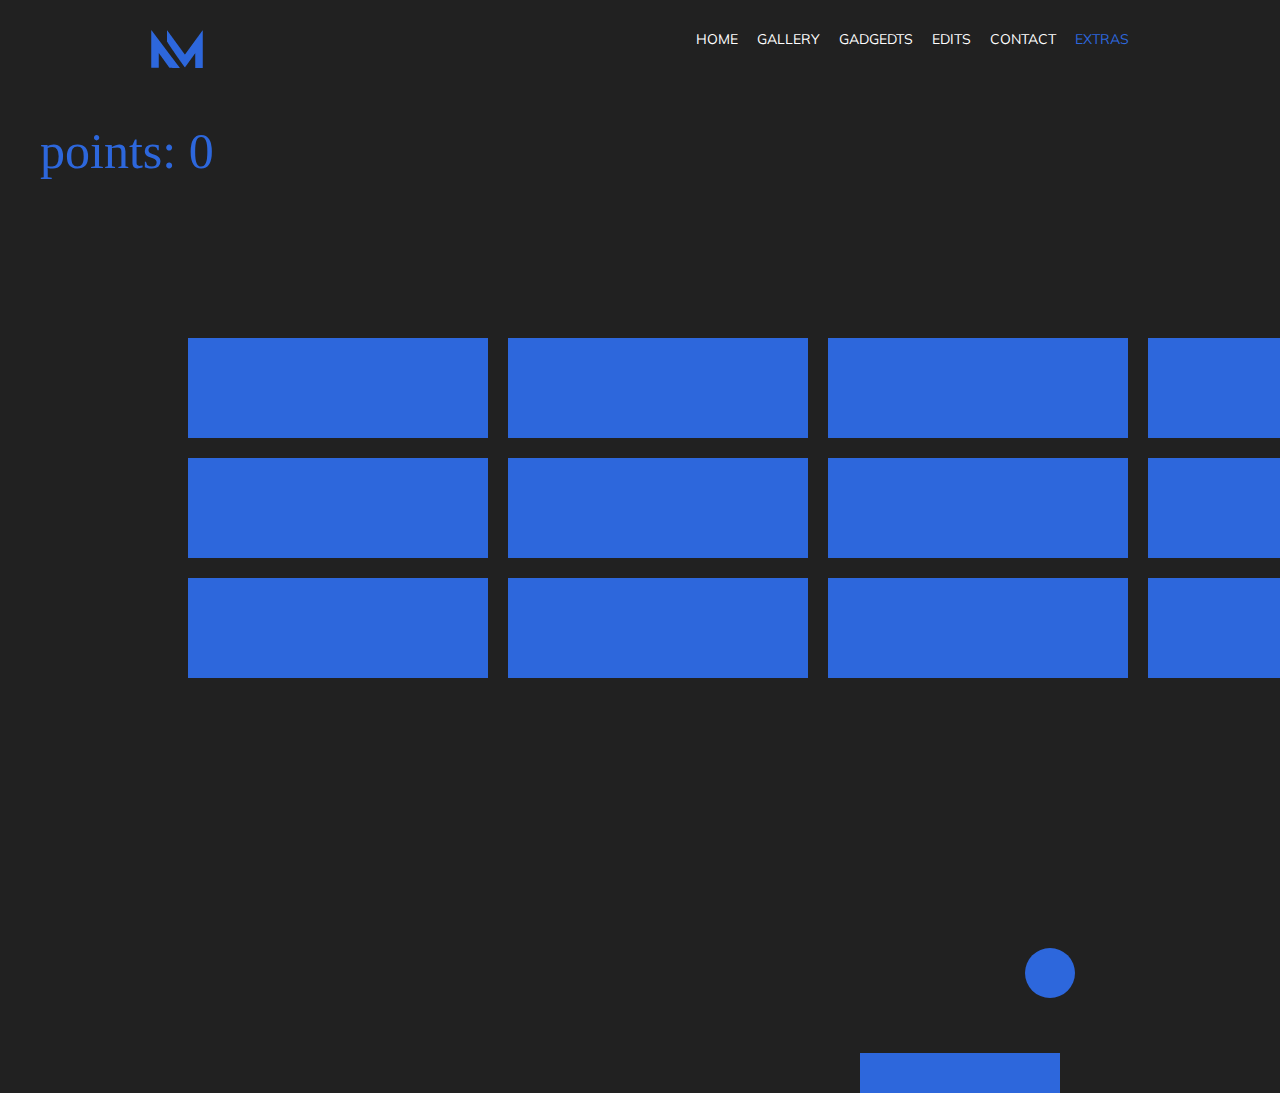
<file: bricks.html>
<!DOCTYPE html>
<html>
<head>
    <title>Portfolio</title>
    <meta charset="utf-8" />
    <link rel="stylesheet" type="text/css" href="layout/styles/bricks.css">
    <meta name="viewport" content="width=device-width, initial-scale=1.0, maximum-scale=1.0, user-scalable=no">
    <link href="layout/styles/layout.css" rel="stylesheet" type="text/css" media="all">
    <link href="https://fonts.googleapis.com/css?family=Muli|Sarabun:700" rel="stylesheet">
</head>
    
<body id="top">
  <div class="wrapper row1">
    <header id="header" class="hoc clear"> 
    
      <div id="logo" class="fl_left">
        <h1><a href="index.html"><img src="images/logo_hover.png"></a></h1>
      </div>
   
      <nav id="mainav" class="fl_right">
        <ul class="clear">
         <li class="inactive"><a href="index.html">Home</a></li>
          <li class="inactive"><a href="gallery.html">Gallery</a></li>
            <li class="inactive"><a href="gadgets.html">Gadgedts</a></li>
          <li class="inactive"><a href="edits.html">Edits</a></li>
            <li class="inactive"><a href="contact.html">Contact</a></li>
            <li class="active"><a href="extras.html">Extras</a></li>
        </ul>
      </nav>
      </header>
    </div>
        
<canvas id="mycanvas" width="1920" height="1005">
</canvas>
<script src="layout/scripts/bricks.js"></script>

<!-- JAVASCRIPTS -->
<script src="layout/scripts/jquery.min.js"></script>
<script src="layout/scripts/jquery.backtotop.js"></script>
<script src="layout/scripts/jquery.mobilemenu.js"></script>
</body>
</html>
</file>
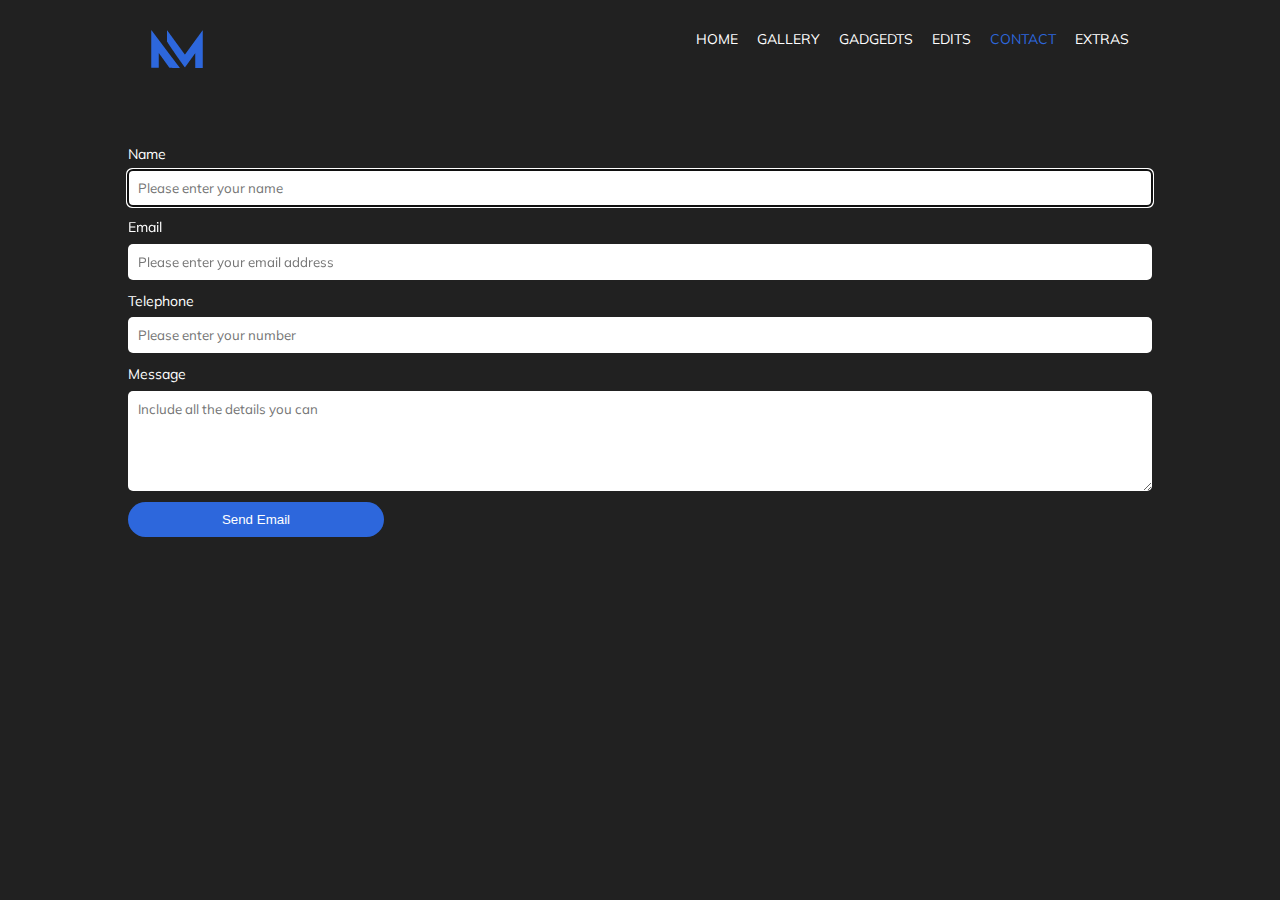
<file: contact.html>
<!DOCTYPE html>
<html>
<head>
    <title>Portfolio</title>
    <meta charset="utf-8" />
    <meta name="viewport" content="width=device-width, initial-scale=1.0, maximum-scale=1.0, user-scalable=no">
    <link href="layout/styles/layout.css" rel="stylesheet" type="text/css" media="all">
    <link href="https://fonts.googleapis.com/css?family=Muli|Sarabun:700" rel="stylesheet">
    <link href="layout/styles/contact-new.css" rel="stylesheet">
</head>

<body id="top">
  <div class="wrapper row1">
    <header id="header" class="hoc clear"> 
    
      <div id="logo" class="fl_left">
        <h1><a href="index.html"><img src="images/logo_hover.png"></a></h1>
      </div>
   
      <nav id="mainav" class="fl_right">
        <ul class="clear">
         <li class="inactive"><a href="index.html">Home</a></li>
          <li class="inactive"><a href="gallery.html">Gallery</a></li>
            <li class="inactive"><a href="gadgets.html">Gadgedts</a></li>
          <li class="inactive"><a href="edits.html">Edits</a></li>
            <li class="active"><a href="contact-new.html">Contact</a></li>
            <li class="inactive"><a href="extras.html">Extras</a></li>
        </ul>
      </nav>
      </header>
    </div>
	
	<div class="wrapper">
		<div id="main" style="padding:50px 0 0 0;">
		
		<!-- Form -->
		<form id="contact-form" action="/" method="post">
			<div>
				<label>
					<span>Name</span>
					<input placeholder="Please enter your name" type="text" tabindex="1" required autofocus>
				</label>
			</div>
			<div>
				<label>
					<span>Email</span>
					<input placeholder="Please enter your email address" type="email" tabindex="2" required>
				</label>
			</div>
			<div>
				<label>
					<span>Telephone</span>
					<input placeholder="Please enter your number" type="tel" tabindex="3" required>
				</label>
			</div>
			
			<div>
				<label>
					<span>Message</span>
					<textarea placeholder="Include all the details you can" tabindex="5" required></textarea>
				</label>
			</div>
			<div>
				<button name="submit" type="submit" id="contact-submit">Send Email</button>
			</div>
		</form>
		<!-- /Form -->
		
		</div>
	</div>

	<script src="layout/scripts/contact.js"></script>
	
</body>
</html>
</file>
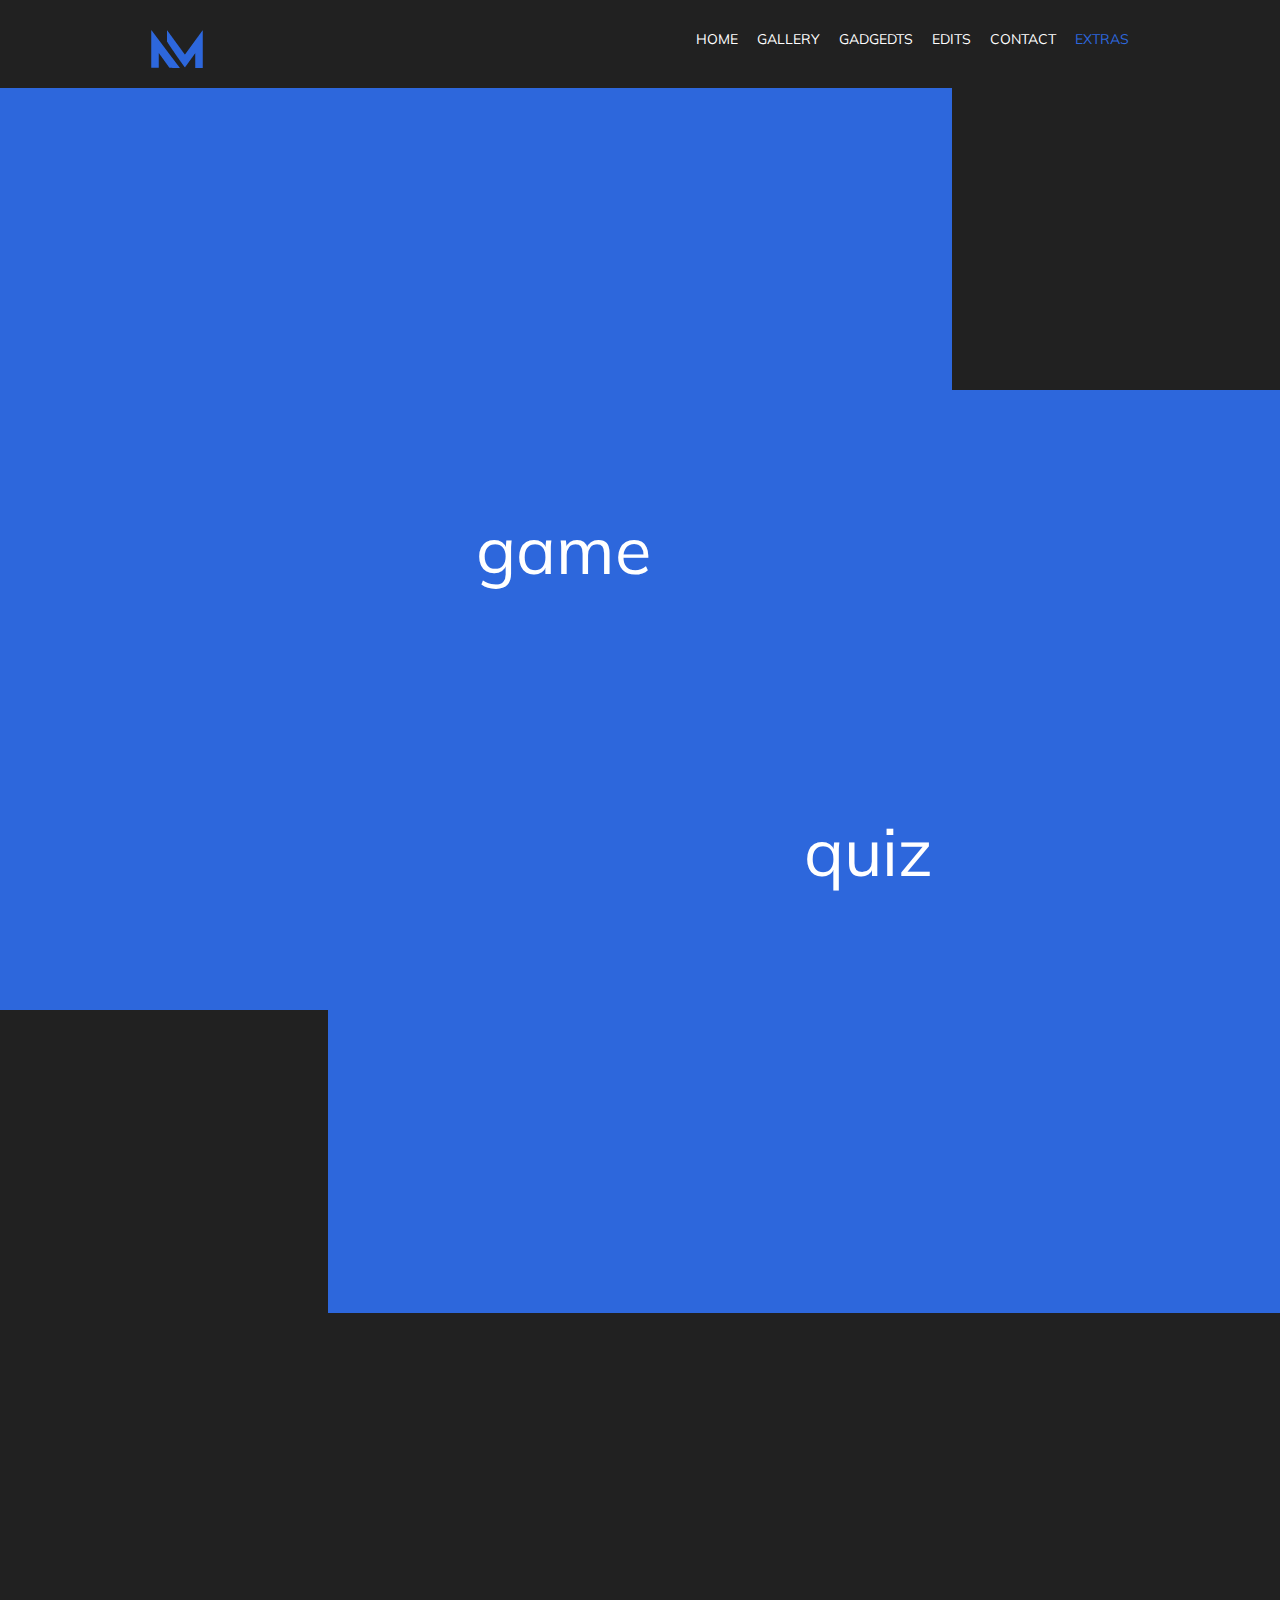
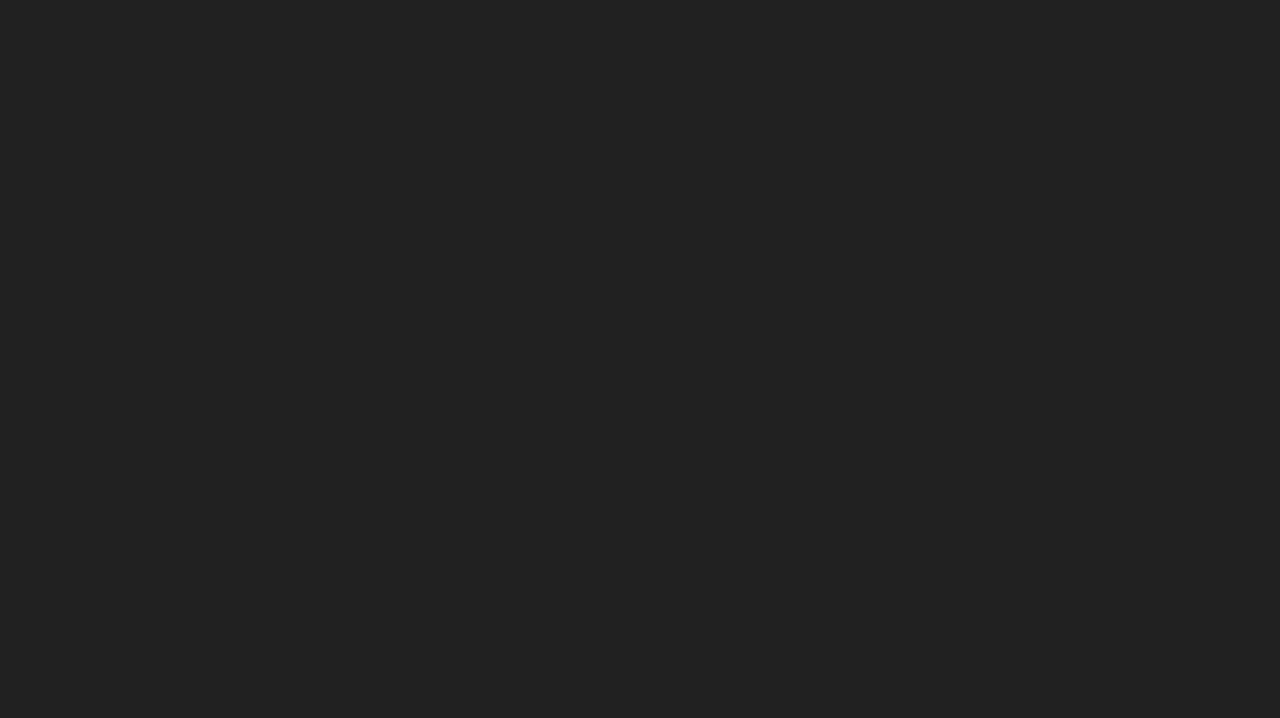
<file: extras.html>
<!DOCTYPE html>
<html>
<head>
    <title>Portfolio</title>
    <meta charset="utf-8" />
    <link rel="stylesheet" type="text/css" href="layout/styles/bricks.css">
    <meta name="viewport" content="width=device-width, initial-scale=1.0, maximum-scale=1.0, user-scalable=no">
    <link href="layout/styles/layout.css" rel="stylesheet" type="text/css" media="all">
    <link href="https://fonts.googleapis.com/css?family=Muli|Sarabun:700" rel="stylesheet">
<style>

    .game{
        text-align: center;
        margin:auto;
        background-color: #2D67DC;
        color: white;
        padding: 450px 476px;
        border-radius: 0px;
        width: 50%;
        margin-top: 0%;
        margin-left: 0%;
        font-size: 50pt;
    }
    .game:hover{
        background-color: #5685e3;
    }

    .quiz{
        text-align: center;
        margin: auto;
        margin-top:-48.45%;
        background-color: #2D67DC;
        color: white;
        padding: 450px 476px;
        border-radius: 0px;
        width: 50%;
        margin-right: 0%;
        font-size: 50pt;
    }
    .quiz:hover{
        background-color: #5685e3;
    }
    a {
        color: white;
    }
    
</style>
</head>
<body id="top">
  <div class="wrapper row1">
    <header id="header" class="hoc clear"> 
    
      <div id="logo" class="fl_left">
        <h1><a href="index.html"><img src="images/logo_hover.png"></a></h1>
      </div>
   
      <nav id="mainav" class="fl_right">
        <ul class="clear">
         <li class="inactive"><a href="index.html">Home</a></li>
          <li class="inactive"><a href="gallery.html">Gallery</a></li>
            <li class="inactive"><a href="gadgets.html">Gadgedts</a></li>
          <li class="inactive"><a href="edits.html">Edits</a></li>
            <li class="inactive"><a href="contact.html">Contact</a></li>
            <li class="active"><a href="extras.html">Extras</a></li>
        </ul>
      </nav>
      </header>
    </div>
     
    <a href="bricks.html">
    <div class="game">
    game    
    </div>
    </a>
    
    <a href="quiz.html">
    <div class="quiz">
    quiz
    </div>
    </a>
    
    
<canvas id="mycanvas" width="1920" height="1005"></canvas>

<!-- JAVASCRIPTS -->
<script src="layout/scripts/jquery.min.js"></script>
<script src="layout/scripts/jquery.backtotop.js"></script>
<script src="layout/scripts/jquery.mobilemenu.js"></script>
</body>
</html>
</file>
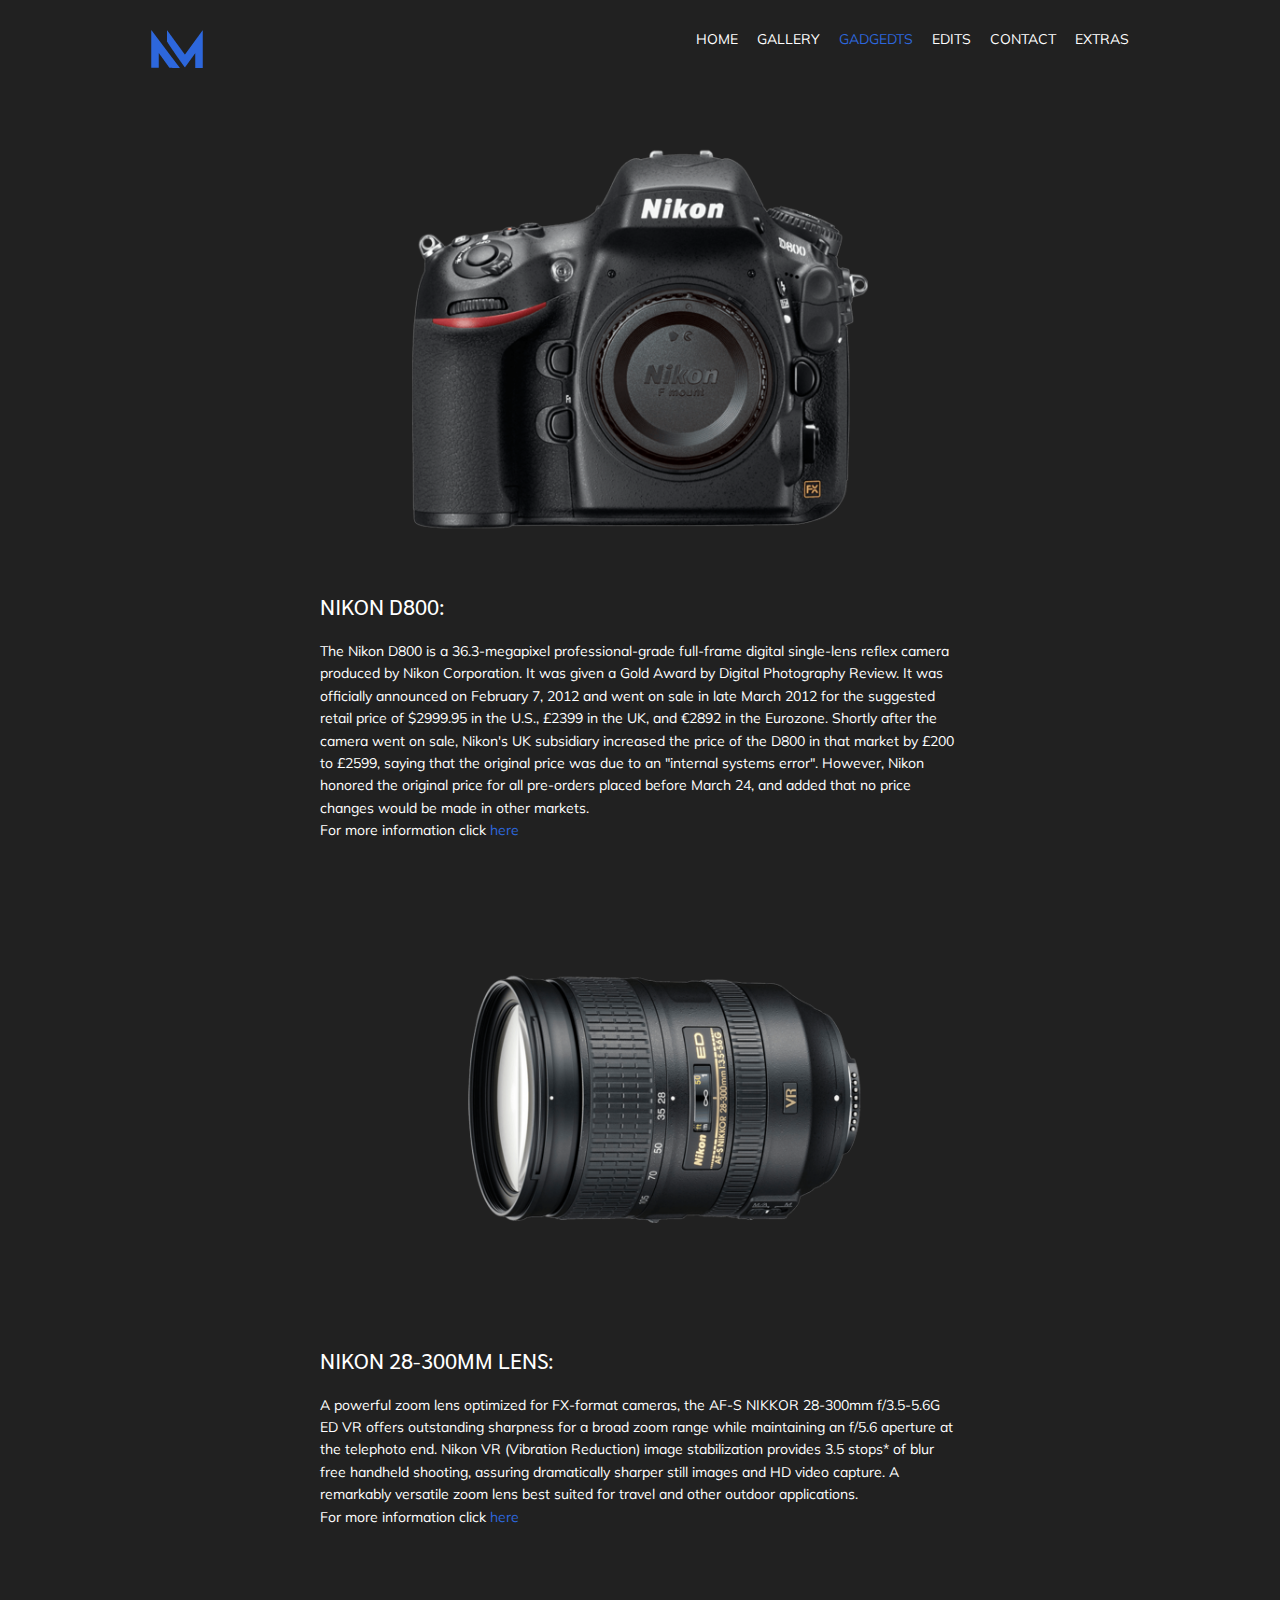
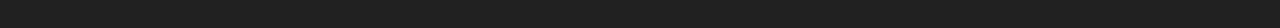
<file: gadgets.html>
<!DOCTYPE html>
<html>
<head>
<title>Portfolio</title>
<meta charset="utf-8">
<meta name="viewport" content="width=device-width, initial-scale=1.0, maximum-scale=1.0, user-scalable=no">
<link href="layout/styles/layout.css" rel="stylesheet" type="text/css" media="all">
<link href="https://fonts.googleapis.com/css?family=Muli|Sarabun:700" rel="stylesheet">
</head>
<body id="top">

  <div class="wrapper row1">
    <header id="header" class="hoc clear"> 
    
      <div id="logo" class="fl_left">
        <h1><a href="index.html"><img src="images/logo_hover.png"></a></h1>
      </div>
   
      <nav id="mainav" class="fl_right">
        <ul class="clear">
         <li class="inactive"><a href="index.html">Home</a></li>
          <li class="inactive"><a href="gallery.html">Gallery</a></li>
            <li class="active"><a href="gadgets.html">Gadgedts</a></li>
          <li class="inactive"><a href="edits.html">Edits</a></li>
             <li class="inactive"><a href="contact.html">Contact</a></li>
            <li class="inactive"><a href="extras.html">Extras</a></li>
        </ul>
      </nav>
     
    </header>
  </div>
   <div id="gadgets">
    <img src="images/cam1.png" id="cam1">
    <img src="images/cam2.png" id="cam2">
    </div>
      <div id="gadtext">
          <h1>Nikon D800:</h1>  
          The Nikon D800 is a 36.3-megapixel professional-grade full-frame digital single-lens reflex camera produced by Nikon Corporation. It was given a Gold Award by Digital Photography Review.
          It was officially announced on February 7, 2012 and went on sale in late March 2012 for the suggested retail price of $2999.95 in the U.S., £2399 in the UK, and €2892 in the Eurozone. Shortly after the camera went on sale, Nikon's UK subsidiary increased the price of the D800 in that market by £200 to £2599, saying that the original price was due to an "internal systems error". However, Nikon honored the original price for all pre-orders placed before March 24, and added that no price changes would be made in other markets.
          <br>For more information click <a href="https://www.nikonusa.com/en/Nikon-Products/Product-Archive/dslr-cameras/D800.html" onclick="window.open(this.href); return false;" onkeypress="window.open(this.href); return false;">here</a>
      </div>
    <div id="gadgets2">
    <img src="images/lens1.png" id="lens1">
    <img src="images/lens2.png" id="lens2">
    </div>
    <div id="gadtext2">
        <h1>Nikon 28-300mm lens:</h1>  
          A powerful zoom lens optimized for FX-format cameras, the AF-S NIKKOR 28-300mm f/3.5-5.6G ED VR offers outstanding sharpness for a broad zoom range while maintaining an f/5.6 aperture at the telephoto end. Nikon VR (Vibration Reduction) image stabilization provides 3.5 stops* of blur free handheld shooting, assuring dramatically sharper still images and HD video capture. A remarkably versatile zoom lens best suited for travel and other outdoor applications.
          <br>For more information click <a href="https://www.nikonusa.com/en/Nikon-Products/Product/Camera-Lenses/AF-S-NIKKOR-28-300mm-f%252F3.5-5.6G-ED-VR.html" onclick="window.open(this.href); return false;" onkeypress="window.open(this.href); return false;">here</a>
    </div>
    
<!-- JAVASCRIPTS -->
<script src="layout/scripts/jquery.min.js"></script>
<script src="layout/scripts/jquery.backtotop.js"></script>
<script src="layout/scripts/jquery.mobilemenu.js"></script>
</body>
</html>
</file>
<file: layout/styles/bricks.css>
@charset "utf-8";
* {
 padding: 0;
 margin: 0;
}
canvas {
 display: block;
 margin: 0 auto;
 z-index: 1;
}
</file>
<file: layout/styles/layout.css>
@charset "utf-8";

@import url("framework.css");


/* Header
--------------------------------------------------------------------------------------------------------------- */
#header{}

#header #logo{margin:30px 0 0 0;}


/* Page Intro
--------------------------------------------------------------------------------------------------------------- */
#pageintro{padding:220px 0; text-align:center;}

#pageintro .heading{display:block; position:relative; margin:0 0 50px 0; padding:0 0 30px 0; font-size:64px;}
#pageintro .heading::after{display:block; position:absolute; bottom:0; left:50%; width:120px; height:2px; margin-left:-60px; content:"";}
#pageintro .txtwrap{display:block; max-width:65%; margin:0 auto;}
#pageintro p{margin:0;}
#pageintro footer{margin-top:80px;}

#myVideo {
  position: fixed;
  right: 0;
  bottom: 0;
  min-width: 100%;
  min-height: 100%;
}


/* Navigation
--------------------------------------------------------------------------------------------------------------- */
nav ul, nav ol{margin:0; padding:0; list-style:none;}

#mainav, #breadcrumb, .sidebar nav{line-height:normal;}
#mainav .drop::after, #mainav li li .drop::after, #breadcrumb li a::after, .sidebar nav a::after{position:absolute; font-family:"FontAwesome"; font-size:10px; line-height:10px;}

/* Top Navigation */
#mainav{}
#mainav ul{text-transform:uppercase;}
#mainav ul ul{z-index:9999; position:absolute; width:180px; text-transform:none;}
#mainav ul ul ul{left:180px; top:0;}
#mainav li{display:inline-block; position:relative; margin:0 15px 0 0; padding:0;}
#mainav li:last-child{margin-right:0;}
#mainav li li{width:100%; margin:0;}
#mainav li a{display:block; padding:30px 0;}
#mainav li li a{border:solid; border-width:0 0 1px 0;}
#mainav .drop{padding-left:15px;}
#mainav li li a, #mainav li li .drop{display:block; margin:0; padding:10px 15px;}
#mainav .drop::after, #mainav li li .drop::after{content:"\f0d7";}
#mainav .drop::after{top:35px; left:5px;}
#mainav li li .drop::after{top:15px; left:5px;}
#mainav ul ul{visibility:hidden; opacity:0;}
#mainav ul li:hover > ul{visibility:visible; opacity:1;}

#mainav form{display:none; margin:0; padding:0;}
#mainav form select, #mainav form select option{display:block; cursor:pointer; outline:none;}
#mainav form select{width:100%; padding:5px; border:1px solid;}
#mainav form select option{margin:5px; padding:0; border:none;}


#logo img{
    transition: 0.5s; 
    filter: brightness(100%);
}
#logo img:hover{
    filter: brightness(0%);
}


/* img gallery
--------------------------------------------------------------------------------------------------------------- */

.gallery{margin: 2% 5%;}
.gallery img{filter:grayscale(100%);transition: 1s; padding: 20px; width: 565px;}
.gallery img:hover{filter:grayscale(0%); transform:scale(1.1);}

/* gadgets
--------------------------------------------------------------------------------------------------------------- */

#gadgets {
        margin-left: auto;
        margin-right: auto;
        width: 70%;
    }
#gadgets #cam2 {
        display: none;
        top: 0;
        left: 0;
    }
#gadgets:hover #cam2 {
        display: inline;
    }
#gadgets:hover #cam1 {
    display: none;
}

#gadgets2 {
        margin-left: auto;
        margin-right: auto;
        width: 70%;
    }
#gadgets2 #lens2 {
        display: none;
        top: 0;
        left: 0;
    }
#gadgets2:hover #lens2 {
        display: inline;
    }
#gadgets2:hover #lens1 {
    display: none;
}

#gadtext{
    margin-left: 25%;
    margin-right: 25%;
}
#gadtext2{
    margin-left: 25%;
    margin-right: 25%;
    padding-bottom: 100px;
}

/* links
--------------------------------------------------------------------------------------------------------------- */

a{
 color: #2d67dc;
}

a:hover{
    color: #dc2d67;
}

/* Colours
--------------------------------------------------------------------------------------------------------------- */
body{color:#FFFFFF; background-color:#212121;}
a{color:#2D67DC;}
a:active, a:focus{background:transparent;}/* IE10 + 11 Bugfix - prevents grey background */
hr, .borderedbox{border-color:#FFFFFF;}
label span{color:#FF0000; background-color:inherit;}
input:focus, textarea:focus, *:required:focus{border-color:#2D67DC;}
.overlay{color:#FFFFFF; background-color:inherit;}
.overlay::after{background-color:rgba(0,0,0,.3);}
.overlay.light::after{background-color:rgba(255,255,255,.55);}

.btn, .btn.inverse:hover{color:#FFFFFF; background-color:#2D67DC; border-color:#2D67DC;}
.btn:hover, .btn.inverse{color:inherit; background-color:transparent; border-color:inherit;}



/* Navigation */
#mainav li a{color:inherit;}
#mainav .active a, #mainav a:hover, #mainav li:hover > a{color:#2D67DC; background-color:inherit;}
#mainav li li a, #mainav .active li a{color:#FFFFFF; background-color:rgba(0,0,0,.6); border-color:rgba(0,0,0,.6);}
#mainav li li:hover > a, #mainav .active .active > a{color:#FFFFFF; background-color:#2D67DC;}
#mainav form select{color:#FFFFFF; background-color:#000000; border-color:rgba(255,255,255,.3);}

#breadcrumb ul{border-color:rgba(255,255,255,.2);}
#breadcrumb a{color:inherit; background-color:inherit;}
#breadcrumb li:last-child a{color:#2D67DC;}

.container .sidebar nav a{color:inherit; border-color:#FFFFF;}
.container .sidebar nav a:hover{color:#2D67DC;}

.pagination a, .pagination strong{border-color:#D7D7D7;}
.pagination .current *{color:#FFFFFF; background-color:#2D67DC;}

#backtotop{color:#FFFFFF; background-color:#2D67DC;}



/* Media Queries
--------------------------------------------------------------------------------------------------------------- */
@-ms-viewport{width:device-width;}


/* Max Wrapper Width - Laptop, Desktop etc.
--------------------------------------------------------------------------------------------------------------- */
@media screen and (min-width:978px){
	.hoc{max-width:978px;}
}


/* Mobile Devices
--------------------------------------------------------------------------------------------------------------- */
@media screen and (max-width:900px){
	.hoc{max-width:90%;}

	#header{padding:30px 0;}
	#header #logo{margin-top:3px;}

	#mainav{}
	#mainav ul{display:none;}
	#mainav form{display:block;}

	#breadcrumb{}

	.container{}
	#comments input[type="reset"]{margin-top:10px;}
	.pagination li{display:inline-block; margin:0 5px 5px 0;}

	#footer{}

	#copyright{}
	#copyright p:first-of-type{margin-bottom:10px;}
    
    #navbg{
        opacity: 0;
    }
}


@media screen and (min-width:750px) and (max-width:900px){
	.iconlist li > :last-child{margin-top:8px;}
      #navbg{
        opacity: 0;
    }
}


@media screen and (max-width:750px){
	.imgl, .imgr{display:inline-block; float:none; margin:0 0 10px 0;}
	.fl_left, .fl_right{display:block; float:none;}
	.group .group > *:last-child, .clear .clear > *:last-child, .clear .group > *:last-child, .group .clear > *:last-child{margin-bottom:0;}/* Experimental - Needs more testing in different situations, stops double margin when stacking */
	.one_half, .one_third, .two_third, .one_quarter, .two_quarter, .three_quarter{display:block; float:none; width:auto; margin:0 0 30px 0; padding:0;}

	#header{text-align:center;}
	#header #logo{margin:0 0 15px 0;}

      #navbg{
        opacity: 0;
    }
}


@media screen and (max-width:450px){
	.iconlist li > :last-child{margin-top:5px;}
      #navbg{
        opacity: 0;
    }
}


/* Other
--------------------------------------------------------------------------------------------------------------- */
@media screen and (max-width:650px){
	.scrollable{display:block; width:100%; margin:0 0 30px 0; padding:0 0 15px 0; overflow:auto; overflow-x:scroll;}
	.scrollable table{margin:0; padding:0; white-space:nowrap;}

	.inline li{display:block; margin-bottom:10px;}
	.pushright li{margin-right:0;}

	.font-x2{font-size:1.4rem;}
	.font-x3{font-size:1.6rem;}

	#pageintro .heading{font-size:2rem;}
      #navbg{
        opacity: 0;
    }
}
</file>
<file: layout/styles/contact-new.css>
.wrapper {
	width:80%;
	margin:0 auto;
	position:relative;
}
#contact-form input[type="text"],
#contact-form input[type="email"],
#contact-form input[type="tel"],
#contact-form input[type="url"],
#contact-form textarea,
#contact-form button[type="submit"] 
#contact-form {
	text-shadow:0 1px 0 #FFF;
	border-radius:4px;
	-webkit-border-radius:4px;
	-moz-border-radius:4px;
	background:#000000;
	padding:25px;
}

#contact-form label span {
	cursor:pointer;
	color:#FFF;
	display:block;
	margin:5px 0;
}
#contact-form input[type="text"],
#contact-form input[type="email"],
#contact-form input[type="tel"],
#contact-form input[type="url"],
#contact-form textarea {
	width:100%;
	box-shadow:outset 0 1px 2px #000000, 0 1px 0 #000000;
	-webkit-box-shadow:outset 0 1px 2px #000000, 0 1px 0 #000000;
	-moz-box-shadow:outset 0 1px 2px #000000, 0 1px 0 #000000;
	border: none;
	background:#FFF;
	margin:0 0 5px;
	padding:10px;
	border-radius:5px;
}
#contact-form input[type="text"]:hover,
#contact-form input[type="email"]:hover,
#contact-form input[type="tel"]:hover,
#contact-form input[type="url"]:hover,
#contact-form textarea:hover {
	-webkit-transition:border-color 0.3s ease-in-out;
	-moz-transition:border-color 0.3s ease-in-out;
	transition:border-color 0.3s ease-in-out;
	border:1 none;
}
#contact-form textarea {
	height:100px;
	max-width:100%;
}
#contact-form button[type="submit"] {
	cursor:pointer;
	width:25%;
	border:none;
	background:#2D67DC;
	color:#FFF;
    margin: auto;
	padding:10px;
	border-radius:25px;
}
#contact-form button[type="submit"]:hover {
	-webkit-transition:background 0.3s ease-in-out;
	-moz-transition:background 0.3s ease-in-out;
	transition:background-color 0.3s ease-in-out;
    background: #5685e3;
}
</file>
